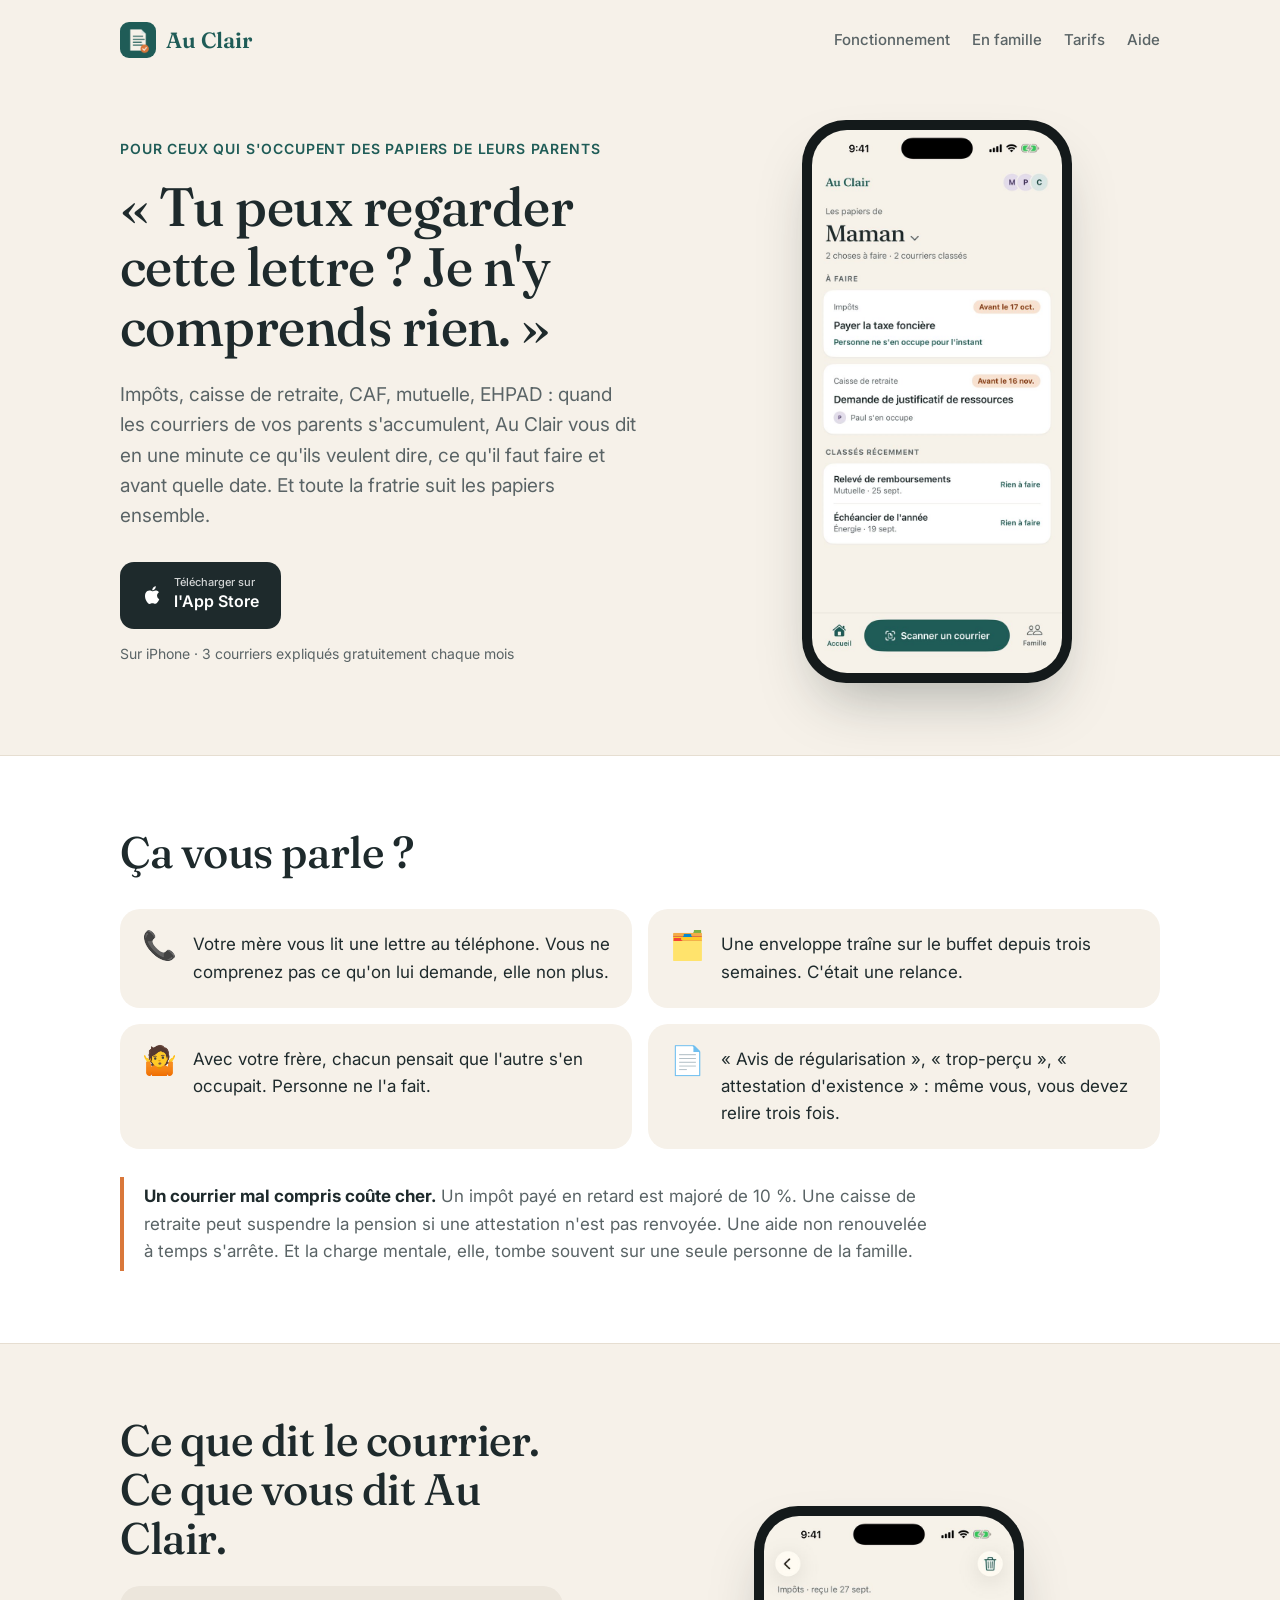
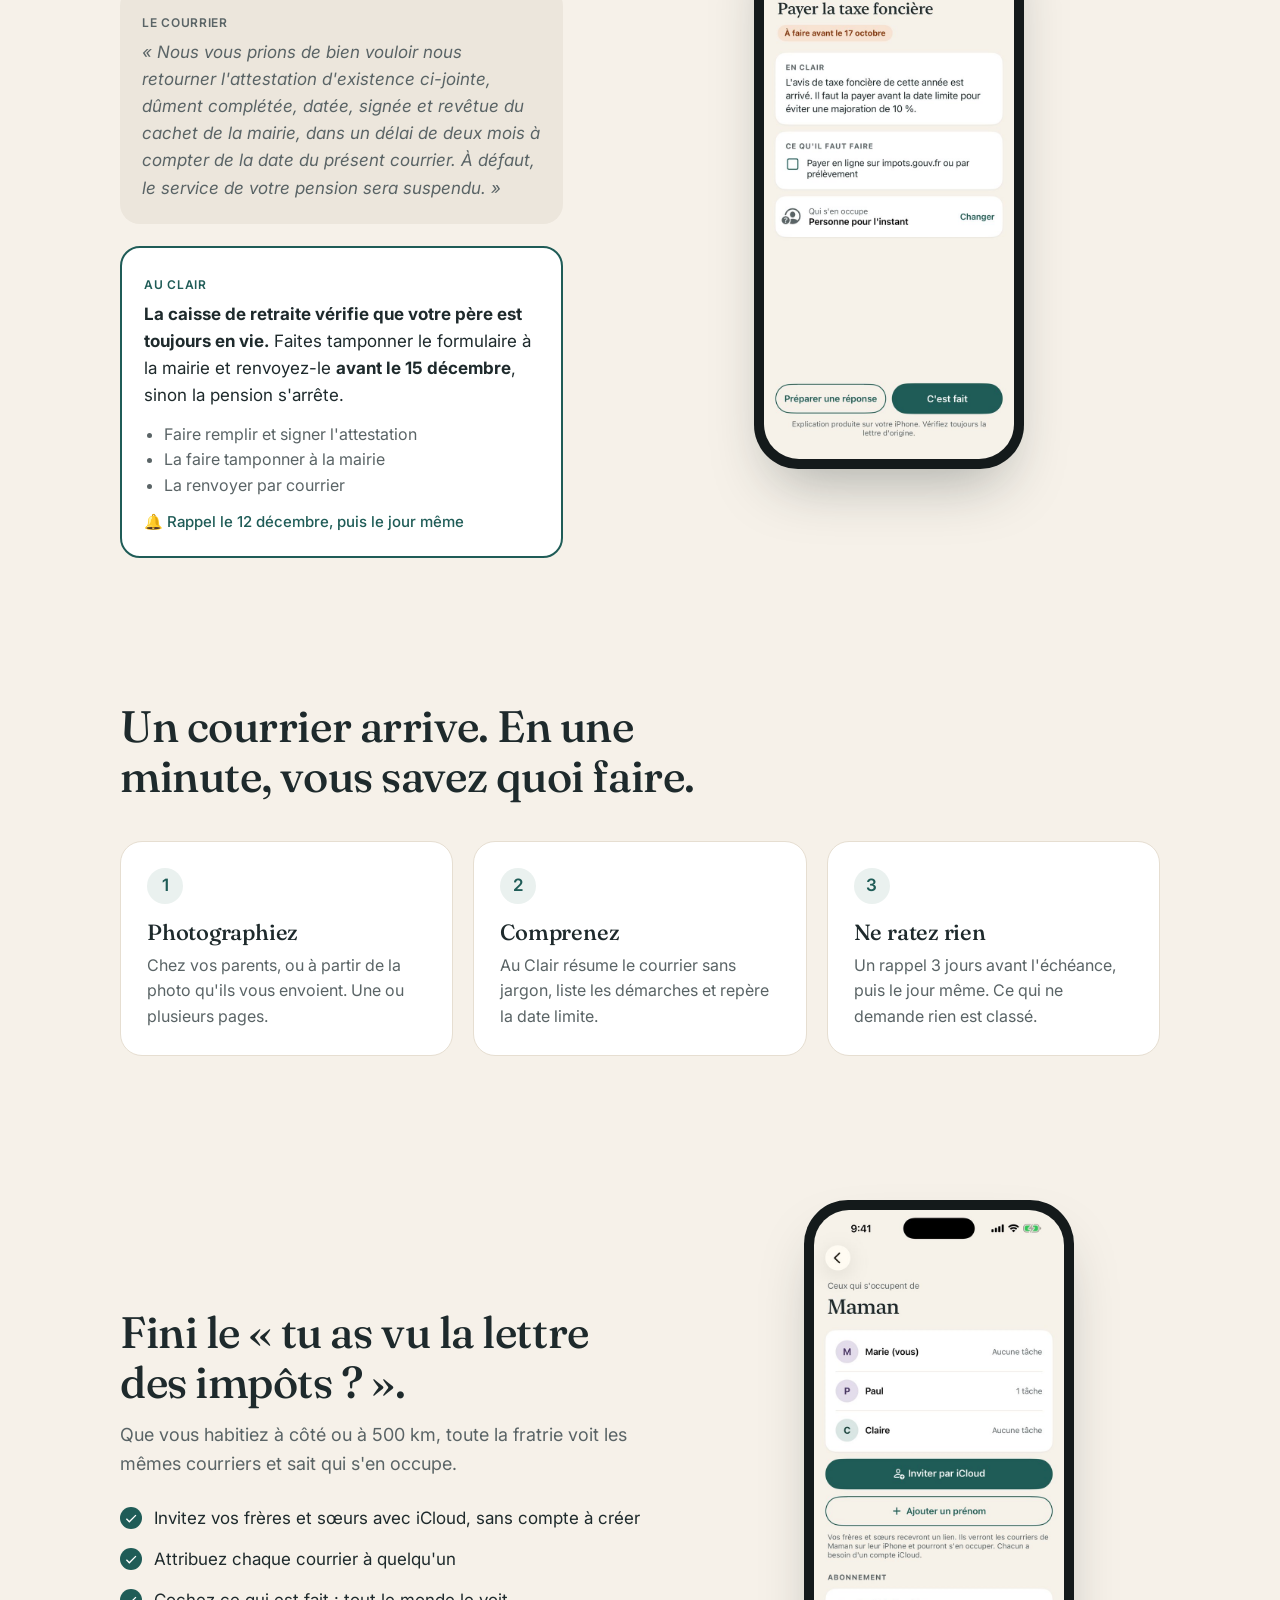
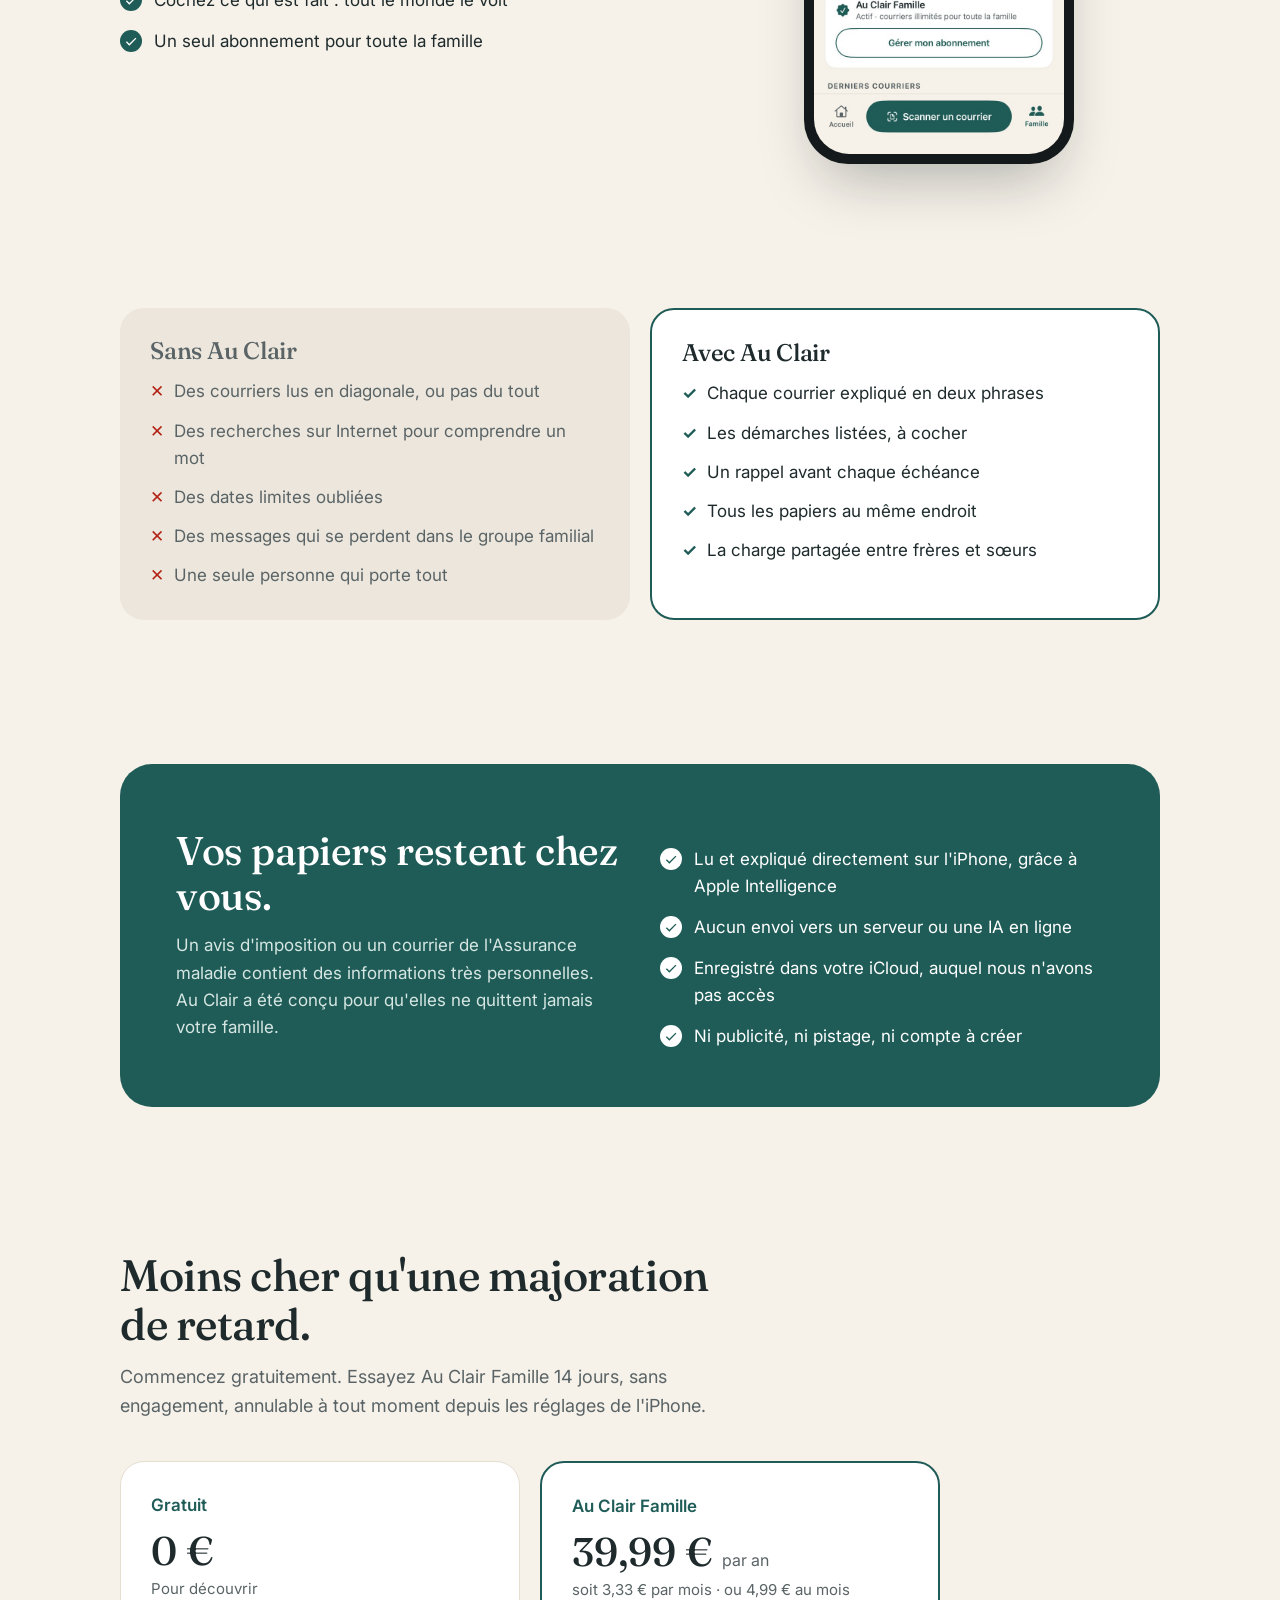
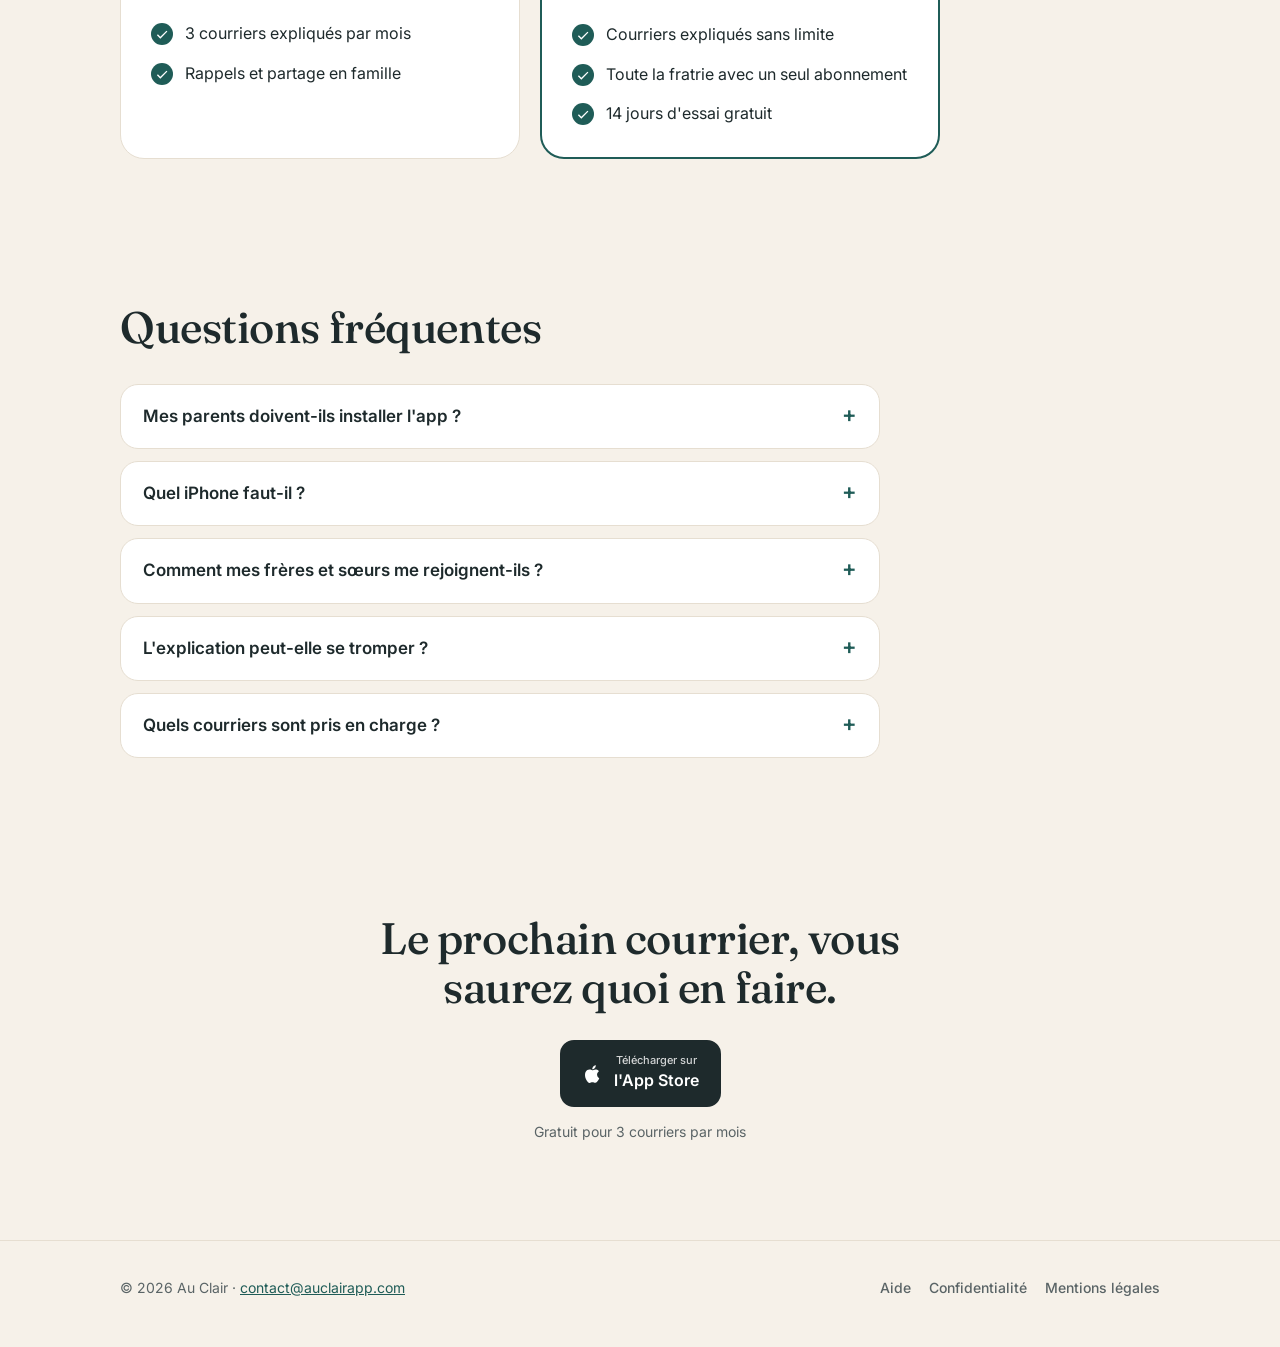
<file: index.html>
<!doctype html>
<html lang="fr">
<head>
<meta charset="utf-8">
<meta name="viewport" content="width=device-width, initial-scale=1">
<title>Au Clair – Les courriers de vos parents, enfin compris</title>
<meta name="description" content="Au Clair explique en français simple les courriers administratifs de vos parents (impôts, retraite, CAF, santé…), repère les dates limites et vous aide à vous organiser en famille. Sur iPhone.">
<meta property="og:title" content="Au Clair – Les papiers de vos parents, enfin clairs">
<meta property="og:description" content="Photographiez un courrier : Au Clair l'explique en français simple, repère la date limite et partage le suivi entre frères et sœurs.">
<meta property="og:image" content="https://auclairapp.com/img/icone.png">
<meta property="og:url" content="https://auclairapp.com/">
<meta name="apple-itunes-app" content="app-id=6817620115">
<link rel="icon" href="favicon.png">
<link rel="apple-touch-icon" href="img/icone.png">
<link rel="preconnect" href="https://fonts.googleapis.com">
<link rel="preconnect" href="https://fonts.gstatic.com" crossorigin>
<link href="https://fonts.googleapis.com/css2?family=Fraunces:opsz,wght@9..144,500;9..144,600&family=Inter:wght@400;500;600&display=swap" rel="stylesheet">
<style>
:root{--fond:#F6F1E9;--encre:#1E2A2C;--second:#5A6466;--accent:#1F5C57;--accent-fonce:#16443F;--orange:#D9773A;--carte:#fff;--bord:#E6DED1;--doux:#EAF1EF}
*{box-sizing:border-box;margin:0}
html{scroll-behavior:smooth}
body{overflow-x:hidden;background:var(--fond);color:var(--encre);font:17px/1.6 Inter,-apple-system,BlinkMacSystemFont,"Segoe UI",system-ui,sans-serif;-webkit-font-smoothing:antialiased}
a{color:var(--accent)}
.page{max-width:1080px;margin:0 auto;padding:0 20px}
h1,h2,h3{font-family:Fraunces,ui-serif,Georgia,serif;font-weight:500;letter-spacing:-.01em;line-height:1.12}
/* En-tête */
header{padding:22px 0}
header .page{display:flex;align-items:center;justify-content:space-between;gap:16px}
.marque{display:flex;align-items:center;gap:10px;text-decoration:none;color:var(--accent);font:600 22px/1 Fraunces,Georgia,serif}
.marque img{width:36px;height:36px;border-radius:9px}
nav{display:flex;gap:22px;font-size:15px;font-weight:500}
nav a{text-decoration:none;color:var(--second)}
nav a:hover{color:var(--accent)}
/* Accroche */
.accroche{display:grid;grid-template-columns:1.1fr .9fr;gap:48px;align-items:center;padding-top:40px;padding-bottom:72px}
.accroche h1{font-size:clamp(40px,6vw,64px)}
.accroche p.intro{font-size:19px;color:var(--second);margin:22px 0 30px;max-width:520px}
.bouton{display:inline-flex;align-items:center;gap:10px;background:var(--encre);color:#fff;text-decoration:none;border-radius:14px;padding:14px 22px;font-weight:600;font-size:16px}
.bouton svg{width:22px;height:22px;fill:#fff}
.bouton small{display:block;font-size:11px;font-weight:500;opacity:.8;line-height:1.2}
.note{margin-top:14px;font-size:14px;color:var(--second)}
.telephone{justify-self:center;width:clamp(200px,calc((100vh - 190px)*.46),270px);max-width:72vw;border-radius:44px;background:#141A1B;padding:10px;box-shadow:0 30px 60px -20px rgba(30,42,44,.35)}
.telephone img{display:block;width:100%;height:auto;border-radius:35px}
/* Sections */
section{padding:72px 0}
.titre-section{font-size:clamp(30px,4.2vw,44px);max-width:640px}
.sous-titre{color:var(--second);font-size:18px;margin-top:14px;max-width:620px}
.etapes{display:grid;grid-template-columns:repeat(3,1fr);gap:20px;margin-top:40px}
.etape{background:var(--carte);border:1px solid var(--bord);border-radius:22px;padding:26px}
.etape .num{width:36px;height:36px;border-radius:50%;background:var(--doux);color:var(--accent);display:grid;place-items:center;font-weight:600;margin-bottom:16px}
.etape h3{font-size:22px;margin-bottom:8px}
.etape p{color:var(--second);font-size:16px}
.bloc{display:grid;grid-template-columns:.9fr 1.1fr;gap:56px;align-items:center}
.bloc.inverse{grid-template-columns:1.1fr .9fr}
.bloc.inverse .telephone{order:2}
.liste{list-style:none;padding:0;margin-top:26px;display:grid;gap:14px}
.liste li{display:flex;gap:12px;font-size:17px}
.liste li::before{content:"";flex:0 0 22px;height:22px;margin-top:2px;border-radius:50%;background:var(--accent) url("data:image/svg+xml,%3Csvg xmlns='http://www.w3.org/2000/svg' viewBox='0 0 24 24'%3E%3Cpath d='M9.5 16.2 5.8 12.5l-1.4 1.4 5.1 5.1 10.6-10.6-1.4-1.4z' fill='white'/%3E%3C/svg%3E") center/16px no-repeat}
.bande{background:var(--accent);color:#fff;border-radius:32px;padding:56px;display:grid;grid-template-columns:1fr 1fr;gap:40px;align-items:center}
.bande h2{font-size:clamp(28px,3.6vw,40px)}
.bande p{color:#D6E6E2;margin-top:14px}
.bande .liste li{color:#fff}
.bande .liste li::before{background-color:#fff;background-image:url("data:image/svg+xml,%3Csvg xmlns='http://www.w3.org/2000/svg' viewBox='0 0 24 24'%3E%3Cpath d='M9.5 16.2 5.8 12.5l-1.4 1.4 5.1 5.1 10.6-10.6-1.4-1.4z' fill='%231F5C57'/%3E%3C/svg%3E")}
.tarifs{display:grid;grid-template-columns:1fr 1fr;gap:20px;margin-top:40px;max-width:820px}
.tarif{background:var(--carte);border:1px solid var(--bord);border-radius:24px;padding:30px}
.tarif.phare{border:2px solid var(--accent)}
.tarif .nom{font-weight:600;color:var(--accent)}
.tarif .prix{font:500 40px/1.1 Fraunces,Georgia,serif;margin:10px 0 4px}
.tarif .prix span{font:400 16px Inter,sans-serif;color:var(--second)}
.tarif .detail{color:var(--second);font-size:15px}
.tarif .liste{margin-top:20px}
.tarif .liste li{font-size:16px}
.faq{margin-top:32px;max-width:760px}
details{background:var(--carte);border:1px solid var(--bord);border-radius:18px;padding:18px 22px;margin-bottom:12px}
summary{cursor:pointer;font-weight:600;list-style:none;display:flex;justify-content:space-between;gap:12px}
summary::-webkit-details-marker{display:none}
summary::after{content:"+";color:var(--accent);font-size:22px;line-height:1}
details[open] summary::after{content:"–"}
details p{color:var(--second);margin-top:10px;font-size:16px}
footer{border-top:1px solid var(--bord);padding:36px 0 48px;color:var(--second);font-size:14px}
footer .page{display:flex;flex-wrap:wrap;justify-content:space-between;gap:16px}
footer nav{gap:18px;font-size:14px}
@media (max-width:900px){
  nav.principale{display:none}
  .accroche,.bloc,.bloc.inverse,.bande,.tarifs{grid-template-columns:1fr}
  .bloc.inverse .telephone{order:0}
  .etapes{grid-template-columns:1fr}
  .accroche{padding-top:16px;gap:40px}
  .telephone{width:min(250px,68vw)}
  nav.principale{display:none}
  section{padding:52px 0}
  .bande{padding:34px 24px;border-radius:24px}
}

.surtitre{font-size:14px;font-weight:600;letter-spacing:.06em;text-transform:uppercase;color:var(--accent);margin-bottom:16px}
.accroche h1{font-size:clamp(34px,5vw,54px)}
.probleme{background:var(--carte);border-top:1px solid var(--bord);border-bottom:1px solid var(--bord)}
.situations{display:grid;grid-template-columns:repeat(2,1fr);gap:16px;margin-top:32px}
.situation{display:flex;gap:16px;align-items:flex-start;background:var(--fond);border-radius:20px;padding:22px}
.situation .emoji{font-size:28px;line-height:1}
.situation p{font-size:17px}
.enjeux{margin-top:28px;border-left:4px solid var(--orange);padding:6px 0 6px 20px;max-width:820px;color:var(--second)}
.enjeux strong{color:var(--encre)}
.avant,.apres{border-radius:20px;padding:22px;margin-top:22px}
.avant{background:#ECE6DC;color:var(--second);font-style:italic}
.apres{background:var(--carte);border:2px solid var(--accent)}
.etiquette{display:inline-block;font:600 12px/1 Inter,sans-serif;letter-spacing:.06em;text-transform:uppercase;color:var(--accent);margin-bottom:10px;font-style:normal}
.avant .etiquette{color:var(--second)}
.mini{margin:12px 0 0;padding-left:20px;color:var(--second);font-size:16px}
.rappel{margin-top:12px;font-size:15px;color:var(--accent);font-weight:500}
.comparaison{display:grid;grid-template-columns:1fr 1fr;gap:20px}
.colonne{border-radius:24px;padding:30px}
.colonne h3{font-size:24px;margin-bottom:14px}
.colonne ul{list-style:none;padding:0;display:grid;gap:12px}
.colonne li{display:flex;gap:10px}
.sans{background:#ECE6DC;color:var(--second)}
.sans li::before{content:"✕";color:#B42318;font-weight:700}
.avec{background:var(--carte);border:2px solid var(--accent)}
.avec li::before{content:"✓";color:var(--accent);font-weight:700}
.final{text-align:center;padding-bottom:96px}
.final .titre-section{margin:0 auto 28px}
@media (max-width:900px){.situations,.comparaison{grid-template-columns:1fr}}
</style>
</head>
<body>

<header>
  <div class="page">
    <a class="marque" href="./"><img src="img/icone.png" alt="">Au Clair</a>
    <nav class="principale">
      <a href="#fonctionnement">Fonctionnement</a>
      <a href="#famille">En famille</a>
      <a href="#tarifs">Tarifs</a>
      <a href="support/">Aide</a>
    </nav>
  </div>
</header>

<main>
  <div class="page accroche">
    <div>
      <p class="surtitre">Pour ceux qui s'occupent des papiers de leurs parents</p>
      <h1>« Tu peux regarder cette lettre ? Je n'y comprends rien. »</h1>
      <p class="intro">Impôts, caisse de retraite, CAF, mutuelle, EHPAD : quand les courriers de vos parents s'accumulent, Au Clair vous dit en une minute ce qu'ils veulent dire, ce qu'il faut faire et avant quelle date. Et toute la fratrie suit les papiers ensemble.</p>
      <a class="bouton" href="https://apps.apple.com/fr/app/id6817620115">
        <svg viewBox="0 0 24 24" aria-hidden="true"><path d="M16.4 12.6c0-2.4 2-3.6 2.1-3.7-1.1-1.7-2.9-1.9-3.5-1.9-1.5-.2-2.9.9-3.7.9-.8 0-1.9-.9-3.2-.8-1.6 0-3.1 1-4 2.4-1.7 3-.4 7.4 1.2 9.8.8 1.2 1.8 2.5 3 2.4 1.2 0 1.7-.8 3.1-.8s1.9.8 3.2.7c1.3 0 2.1-1.2 2.9-2.4.9-1.3 1.3-2.6 1.3-2.7-.1 0-2.4-.9-2.4-3.9zM14 5.5c.7-.8 1.1-1.9 1-3-1 0-2.1.7-2.8 1.5-.6.7-1.2 1.8-1 2.9 1 .1 2.1-.6 2.8-1.4z"/></svg>
        <span><small>Télécharger sur</small>l'App Store</span>
      </a>
      <p class="note">Sur iPhone · 3 courriers expliqués gratuitement chaque mois</p>
    </div>
    <div class="telephone"><img src="img/accueil.jpg" alt="Écran d'accueil d'Au Clair : les courriers à traiter, classés par date limite" width="660" height="1434"></div>
  </div>

  <section class="probleme">
    <div class="page">
      <h2 class="titre-section">Ça vous parle ?</h2>
      <div class="situations">
        <div class="situation"><span class="emoji" aria-hidden="true">📞</span><p>Votre mère vous lit une lettre au téléphone. Vous ne comprenez pas ce qu'on lui demande, elle non plus.</p></div>
        <div class="situation"><span class="emoji" aria-hidden="true">🗂️</span><p>Une enveloppe traîne sur le buffet depuis trois semaines. C'était une relance.</p></div>
        <div class="situation"><span class="emoji" aria-hidden="true">🤷</span><p>Avec votre frère, chacun pensait que l'autre s'en occupait. Personne ne l'a fait.</p></div>
        <div class="situation"><span class="emoji" aria-hidden="true">📄</span><p>« Avis de régularisation », « trop-perçu », « attestation d'existence » : même vous, vous devez relire trois fois.</p></div>
      </div>
      <div class="enjeux">
        <p><strong>Un courrier mal compris coûte cher.</strong> Un impôt payé en retard est majoré de 10 %. Une caisse de retraite peut suspendre la pension si une attestation n'est pas renvoyée. Une aide non renouvelée à temps s'arrête. Et la charge mentale, elle, tombe souvent sur une seule personne de la famille.</p>
      </div>
    </div>
  </section>

  <section class="exemple">
    <div class="page bloc">
      <div>
        <h2 class="titre-section">Ce que dit le courrier. Ce que vous dit Au Clair.</h2>
        <div class="avant">
          <span class="etiquette">Le courrier</span>
          <p>« Nous vous prions de bien vouloir nous retourner l'attestation d'existence ci-jointe, dûment complétée, datée, signée et revêtue du cachet de la mairie, dans un délai de deux mois à compter de la date du présent courrier. À défaut, le service de votre pension sera suspendu. »</p>
        </div>
        <div class="apres">
          <span class="etiquette">Au Clair</span>
          <p><strong>La caisse de retraite vérifie que votre père est toujours en vie.</strong> Faites tamponner le formulaire à la mairie et renvoyez-le <strong>avant le 15 décembre</strong>, sinon la pension s'arrête.</p>
          <ul class="mini">
            <li>Faire remplir et signer l'attestation</li>
            <li>La faire tamponner à la mairie</li>
            <li>La renvoyer par courrier</li>
          </ul>
          <p class="rappel">🔔 Rappel le 12 décembre, puis le jour même</p>
        </div>
      </div>
      <div class="telephone"><img src="img/courrier.jpg" alt="Un courrier expliqué dans Au Clair : résumé, démarches à cocher, date limite" width="660" height="1434"></div>
    </div>
  </section>

  <section id="fonctionnement">
    <div class="page">
      <h2 class="titre-section">Un courrier arrive. En une minute, vous savez quoi faire.</h2>
      <div class="etapes">
        <div class="etape"><div class="num">1</div><h3>Photographiez</h3><p>Chez vos parents, ou à partir de la photo qu'ils vous envoient. Une ou plusieurs pages.</p></div>
        <div class="etape"><div class="num">2</div><h3>Comprenez</h3><p>Au Clair résume le courrier sans jargon, liste les démarches et repère la date limite.</p></div>
        <div class="etape"><div class="num">3</div><h3>Ne ratez rien</h3><p>Un rappel 3 jours avant l'échéance, puis le jour même. Ce qui ne demande rien est classé.</p></div>
      </div>
    </div>
  </section>

  <section id="famille">
    <div class="page bloc inverse">
      <div class="telephone"><img src="img/famille.jpg" alt="L'écran Famille : qui s'occupe des papiers de Maman" width="660" height="1434"></div>
      <div>
        <h2 class="titre-section">Fini le « tu as vu la lettre des impôts ? ».</h2>
        <p class="sous-titre">Que vous habitiez à côté ou à 500 km, toute la fratrie voit les mêmes courriers et sait qui s'en occupe.</p>
        <ul class="liste">
          <li>Invitez vos frères et sœurs avec iCloud, sans compte à créer</li>
          <li>Attribuez chaque courrier à quelqu'un</li>
          <li>Cochez ce qui est fait : tout le monde le voit</li>
          <li>Un seul abonnement pour toute la famille</li>
        </ul>
      </div>
    </div>
  </section>

  <section>
    <div class="page">
      <div class="comparaison">
        <div class="colonne sans">
          <h3>Sans Au Clair</h3>
          <ul>
            <li>Des courriers lus en diagonale, ou pas du tout</li>
            <li>Des recherches sur Internet pour comprendre un mot</li>
            <li>Des dates limites oubliées</li>
            <li>Des messages qui se perdent dans le groupe familial</li>
            <li>Une seule personne qui porte tout</li>
          </ul>
        </div>
        <div class="colonne avec">
          <h3>Avec Au Clair</h3>
          <ul>
            <li>Chaque courrier expliqué en deux phrases</li>
            <li>Les démarches listées, à cocher</li>
            <li>Un rappel avant chaque échéance</li>
            <li>Tous les papiers au même endroit</li>
            <li>La charge partagée entre frères et sœurs</li>
          </ul>
        </div>
      </div>
    </div>
  </section>

  <section>
    <div class="page">
      <div class="bande">
        <div>
          <h2>Vos papiers restent chez vous.</h2>
          <p>Un avis d'imposition ou un courrier de l'Assurance maladie contient des informations très personnelles. Au Clair a été conçu pour qu'elles ne quittent jamais votre famille.</p>
        </div>
        <ul class="liste">
          <li>Lu et expliqué directement sur l'iPhone, grâce à Apple Intelligence</li>
          <li>Aucun envoi vers un serveur ou une IA en ligne</li>
          <li>Enregistré dans votre iCloud, auquel nous n'avons pas accès</li>
          <li>Ni publicité, ni pistage, ni compte à créer</li>
        </ul>
      </div>
    </div>
  </section>

  <section id="tarifs">
    <div class="page">
      <h2 class="titre-section">Moins cher qu'une majoration de retard.</h2>
      <p class="sous-titre">Commencez gratuitement. Essayez Au Clair Famille 14 jours, sans engagement, annulable à tout moment depuis les réglages de l'iPhone.</p>
      <div class="tarifs">
        <div class="tarif">
          <div class="nom">Gratuit</div>
          <div class="prix">0 €</div>
          <div class="detail">Pour découvrir</div>
          <ul class="liste"><li>3 courriers expliqués par mois</li><li>Rappels et partage en famille</li></ul>
        </div>
        <div class="tarif phare">
          <div class="nom">Au Clair Famille</div>
          <div class="prix">39,99 € <span>par an</span></div>
          <div class="detail">soit 3,33 € par mois · ou 4,99 € au mois</div>
          <ul class="liste"><li>Courriers expliqués sans limite</li><li>Toute la fratrie avec un seul abonnement</li><li>14 jours d'essai gratuit</li></ul>
        </div>
      </div>
    </div>
  </section>

  <section>
    <div class="page">
      <h2 class="titre-section">Questions fréquentes</h2>
      <div class="faq">
        <details><summary>Mes parents doivent-ils installer l'app ?</summary><p>Non. Au Clair est pensé pour les enfants qui s'occupent des papiers. Vous scannez les courriers quand vous passez chez eux, ou vous photographiez ceux qu'ils vous envoient.</p></details>
        <details><summary>Quel iPhone faut-il ?</summary><p>Un iPhone compatible avec Apple Intelligence (iPhone 15 Pro ou plus récent), avec Apple Intelligence activé dans les Réglages. C'est ce qui permet d'expliquer les courriers sans les envoyer sur Internet.</p></details>
        <details><summary>Comment mes frères et sœurs me rejoignent-ils ?</summary><p>Dans l'onglet Famille, touchez « Inviter par iCloud » et envoyez le lien. Ils installent Au Clair, touchent le lien, et voient les mêmes courriers.</p></details>
        <details><summary>L'explication peut-elle se tromper ?</summary><p>Au Clair aide à comprendre, mais ne remplace pas le courrier original ni un conseil juridique ou financier. La lettre scannée reste toujours accessible pour vérifier.</p></details>
        <details><summary>Quels courriers sont pris en charge ?</summary><p>Les courriers administratifs en français : impôts, caisses de retraite, CAF, Assurance maladie, mutuelles, énergie, banques, logement, mairie… en France, en Belgique et en Suisse.</p></details>
      </div>
    </div>
  </section>

  <section class="final">
    <div class="page">
      <h2 class="titre-section">Le prochain courrier, vous saurez quoi en faire.</h2>
      <a class="bouton" href="https://apps.apple.com/fr/app/id6817620115">
        <svg viewBox="0 0 24 24" aria-hidden="true"><path d="M16.4 12.6c0-2.4 2-3.6 2.1-3.7-1.1-1.7-2.9-1.9-3.5-1.9-1.5-.2-2.9.9-3.7.9-.8 0-1.9-.9-3.2-.8-1.6 0-3.1 1-4 2.4-1.7 3-.4 7.4 1.2 9.8.8 1.2 1.8 2.5 3 2.4 1.2 0 1.7-.8 3.1-.8s1.9.8 3.2.7c1.3 0 2.1-1.2 2.9-2.4.9-1.3 1.3-2.6 1.3-2.7-.1 0-2.4-.9-2.4-3.9zM14 5.5c.7-.8 1.1-1.9 1-3-1 0-2.1.7-2.8 1.5-.6.7-1.2 1.8-1 2.9 1 .1 2.1-.6 2.8-1.4z"/></svg>
        <span><small>Télécharger sur</small>l'App Store</span>
      </a>
      <p class="note">Gratuit pour 3 courriers par mois</p>
    </div>
  </section>
</main>


<footer>
  <div class="page">
    <span>© 2026 Au Clair · <a href="mailto:contact@auclairapp.com">contact@auclairapp.com</a></span>
    <nav>
      <a href="support/">Aide</a>
      <a href="confidentialite/">Confidentialité</a>
      <a href="mentions-legales/">Mentions légales</a>
    </nav>
  </div>
</footer>

</body>
</html>
</file>
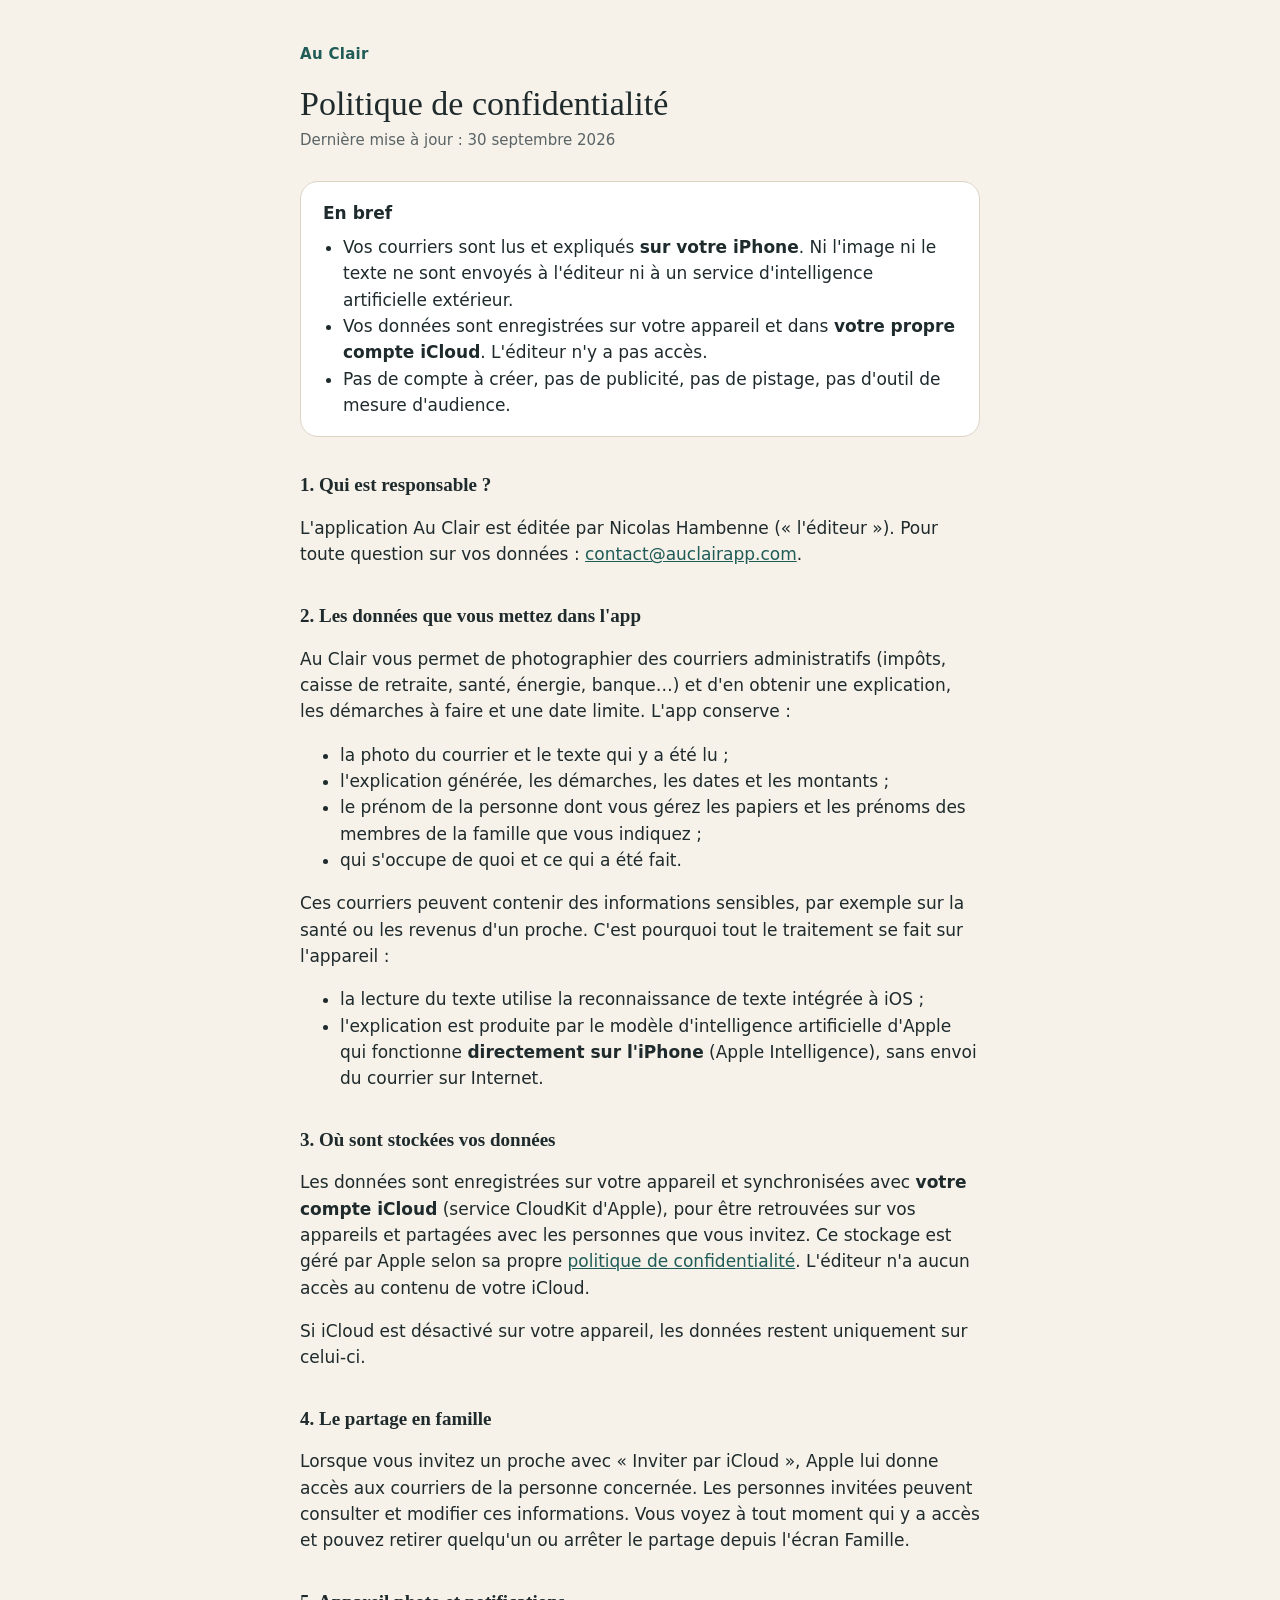
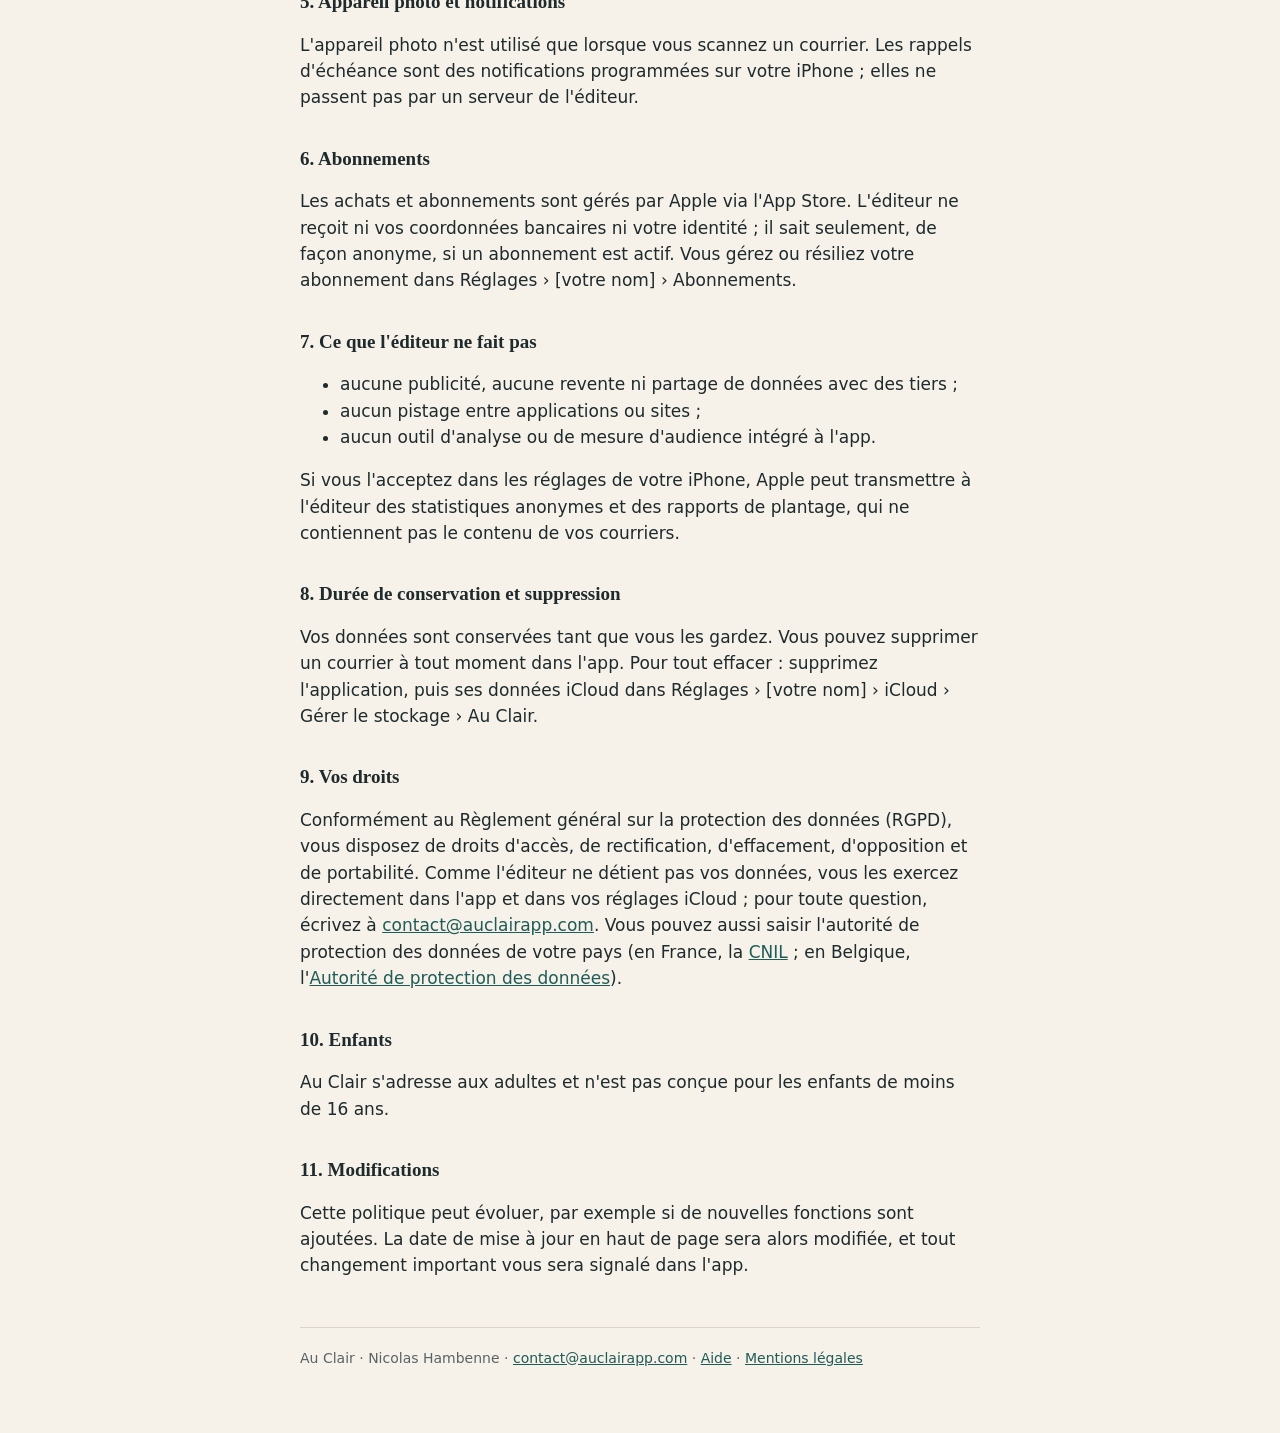
<file: confidentialite/index.html>
<!doctype html>
<html lang="fr"><head><meta charset="utf-8"><meta name="viewport" content="width=device-width, initial-scale=1">
<title>Au Clair – Politique de confidentialité</title>
<link rel="icon" href="../favicon.png">
<link rel="stylesheet" href="../style.css"></head>
<body><main>
<a class="marque" href="../">Au Clair</a>
<h1>Politique de confidentialité</h1>
<p class="maj">Dernière mise à jour : 30 septembre 2026</p>

<div class="resume"><strong>En bref</strong>
<ul>
<li>Vos courriers sont lus et expliqués <strong>sur votre iPhone</strong>. Ni l'image ni le texte ne sont envoyés à l'éditeur ni à un service d'intelligence artificielle extérieur.</li>
<li>Vos données sont enregistrées sur votre appareil et dans <strong>votre propre compte iCloud</strong>. L'éditeur n'y a pas accès.</li>
<li>Pas de compte à créer, pas de publicité, pas de pistage, pas d'outil de mesure d'audience.</li>
</ul></div>

<h2>1. Qui est responsable ?</h2>
<p>L'application Au Clair est éditée par Nicolas Hambenne (« l'éditeur »). Pour toute question sur vos données : <a href="mailto:contact@auclairapp.com">contact@auclairapp.com</a>.</p>

<h2>2. Les données que vous mettez dans l'app</h2>
<p>Au Clair vous permet de photographier des courriers administratifs (impôts, caisse de retraite, santé, énergie, banque…) et d'en obtenir une explication, les démarches à faire et une date limite. L'app conserve :</p>
<ul>
<li>la photo du courrier et le texte qui y a été lu ;</li>
<li>l'explication générée, les démarches, les dates et les montants ;</li>
<li>le prénom de la personne dont vous gérez les papiers et les prénoms des membres de la famille que vous indiquez ;</li>
<li>qui s'occupe de quoi et ce qui a été fait.</li>
</ul>
<p>Ces courriers peuvent contenir des informations sensibles, par exemple sur la santé ou les revenus d'un proche. C'est pourquoi tout le traitement se fait sur l'appareil :</p>
<ul>
<li>la lecture du texte utilise la reconnaissance de texte intégrée à iOS ;</li>
<li>l'explication est produite par le modèle d'intelligence artificielle d'Apple qui fonctionne <strong>directement sur l'iPhone</strong> (Apple Intelligence), sans envoi du courrier sur Internet.</li>
</ul>

<h2>3. Où sont stockées vos données</h2>
<p>Les données sont enregistrées sur votre appareil et synchronisées avec <strong>votre compte iCloud</strong> (service CloudKit d'Apple), pour être retrouvées sur vos appareils et partagées avec les personnes que vous invitez. Ce stockage est géré par Apple selon sa propre <a href="https://www.apple.com/fr/legal/privacy/">politique de confidentialité</a>. L'éditeur n'a aucun accès au contenu de votre iCloud.</p>
<p>Si iCloud est désactivé sur votre appareil, les données restent uniquement sur celui-ci.</p>

<h2>4. Le partage en famille</h2>
<p>Lorsque vous invitez un proche avec « Inviter par iCloud », Apple lui donne accès aux courriers de la personne concernée. Les personnes invitées peuvent consulter et modifier ces informations. Vous voyez à tout moment qui y a accès et pouvez retirer quelqu'un ou arrêter le partage depuis l'écran Famille.</p>

<h2>5. Appareil photo et notifications</h2>
<p>L'appareil photo n'est utilisé que lorsque vous scannez un courrier. Les rappels d'échéance sont des notifications programmées sur votre iPhone ; elles ne passent pas par un serveur de l'éditeur.</p>

<h2>6. Abonnements</h2>
<p>Les achats et abonnements sont gérés par Apple via l'App Store. L'éditeur ne reçoit ni vos coordonnées bancaires ni votre identité ; il sait seulement, de façon anonyme, si un abonnement est actif. Vous gérez ou résiliez votre abonnement dans Réglages › [votre nom] › Abonnements.</p>

<h2>7. Ce que l'éditeur ne fait pas</h2>
<ul>
<li>aucune publicité, aucune revente ni partage de données avec des tiers ;</li>
<li>aucun pistage entre applications ou sites ;</li>
<li>aucun outil d'analyse ou de mesure d'audience intégré à l'app.</li>
</ul>
<p>Si vous l'acceptez dans les réglages de votre iPhone, Apple peut transmettre à l'éditeur des statistiques anonymes et des rapports de plantage, qui ne contiennent pas le contenu de vos courriers.</p>

<h2>8. Durée de conservation et suppression</h2>
<p>Vos données sont conservées tant que vous les gardez. Vous pouvez supprimer un courrier à tout moment dans l'app. Pour tout effacer : supprimez l'application, puis ses données iCloud dans Réglages › [votre nom] › iCloud › Gérer le stockage › Au Clair.</p>

<h2>9. Vos droits</h2>
<p>Conformément au Règlement général sur la protection des données (RGPD), vous disposez de droits d'accès, de rectification, d'effacement, d'opposition et de portabilité. Comme l'éditeur ne détient pas vos données, vous les exercez directement dans l'app et dans vos réglages iCloud ; pour toute question, écrivez à <a href="mailto:contact@auclairapp.com">contact@auclairapp.com</a>. Vous pouvez aussi saisir l'autorité de protection des données de votre pays (en France, la <a href="https://www.cnil.fr">CNIL</a> ; en Belgique, l'<a href="https://www.autoriteprotectiondonnees.be">Autorité de protection des données</a>).</p>

<h2>10. Enfants</h2>
<p>Au Clair s'adresse aux adultes et n'est pas conçue pour les enfants de moins de 16 ans.</p>

<h2>11. Modifications</h2>
<p>Cette politique peut évoluer, par exemple si de nouvelles fonctions sont ajoutées. La date de mise à jour en haut de page sera alors modifiée, et tout changement important vous sera signalé dans l'app.</p>

<footer>Au Clair · Nicolas Hambenne · <a href="mailto:contact@auclairapp.com">contact@auclairapp.com</a> · <a href="../support/">Aide</a> · <a href="../mentions-legales/">Mentions légales</a></footer>
</main></body></html>
</file>
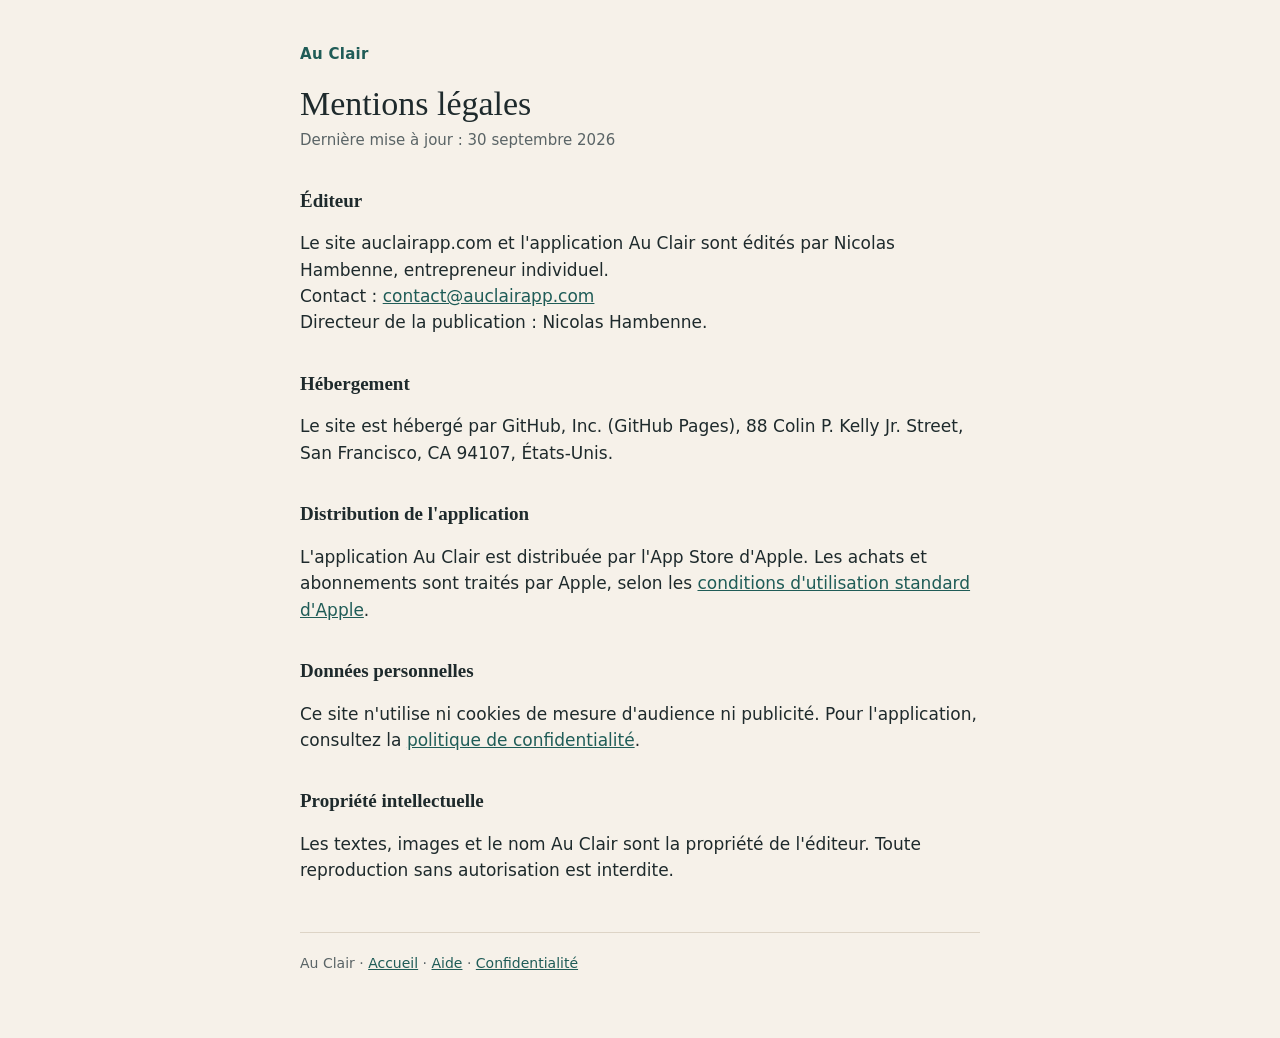
<file: mentions-legales/index.html>
<!doctype html>
<html lang="fr"><head><meta charset="utf-8"><meta name="viewport" content="width=device-width, initial-scale=1">
<title>Au Clair – Mentions légales</title>
<link rel="icon" href="../favicon.png">
<link rel="stylesheet" href="../style.css"></head>
<body><main>
<a class="marque" href="../">Au Clair</a>
<h1>Mentions légales</h1>
<p class="maj">Dernière mise à jour : 30 septembre 2026</p>

<h2>Éditeur</h2>
<p>Le site auclairapp.com et l'application Au Clair sont édités par Nicolas Hambenne, entrepreneur individuel.<br>
Contact : <a href="mailto:contact@auclairapp.com">contact@auclairapp.com</a><br>
Directeur de la publication : Nicolas Hambenne.</p>

<h2>Hébergement</h2>
<p>Le site est hébergé par GitHub, Inc. (GitHub Pages), 88 Colin P. Kelly Jr. Street, San Francisco, CA 94107, États-Unis.</p>

<h2>Distribution de l'application</h2>
<p>L'application Au Clair est distribuée par l'App Store d'Apple. Les achats et abonnements sont traités par Apple, selon les <a href="https://www.apple.com/legal/internet-services/itunes/dev/stdeula/">conditions d'utilisation standard d'Apple</a>.</p>

<h2>Données personnelles</h2>
<p>Ce site n'utilise ni cookies de mesure d'audience ni publicité. Pour l'application, consultez la <a href="../confidentialite/">politique de confidentialité</a>.</p>

<h2>Propriété intellectuelle</h2>
<p>Les textes, images et le nom Au Clair sont la propriété de l'éditeur. Toute reproduction sans autorisation est interdite.</p>

<footer>Au Clair · <a href="../">Accueil</a> · <a href="../support/">Aide</a> · <a href="../confidentialite/">Confidentialité</a></footer>
</main></body></html>
</file>
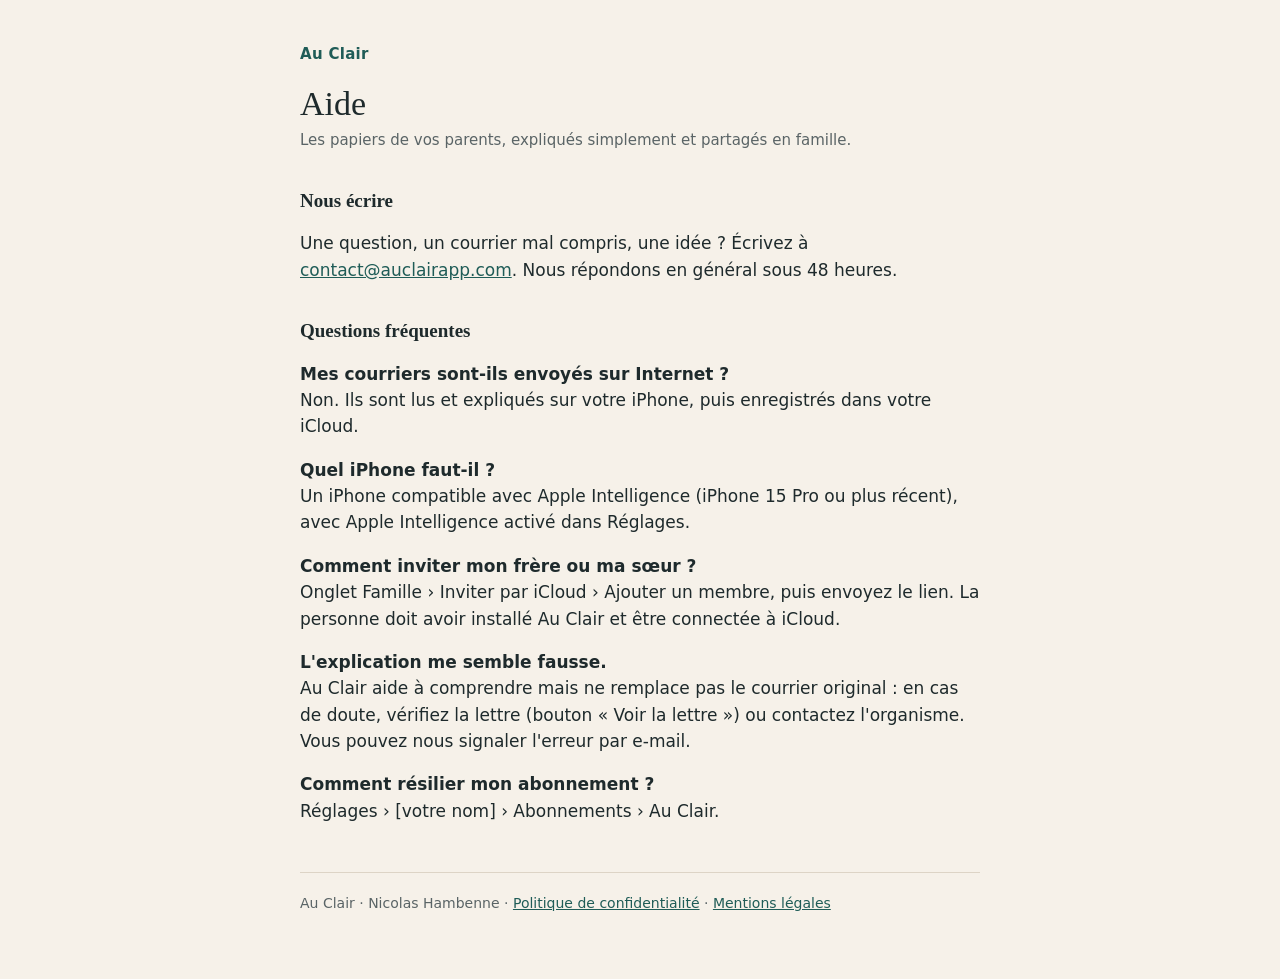
<file: support/index.html>
<!doctype html>
<html lang="fr"><head><meta charset="utf-8"><meta name="viewport" content="width=device-width, initial-scale=1">
<title>Au Clair – Aide</title>
<link rel="icon" href="../favicon.png">
<link rel="stylesheet" href="../style.css"></head>
<body><main>
<a class="marque" href="../">Au Clair</a>
<h1>Aide</h1>
<p class="maj">Les papiers de vos parents, expliqués simplement et partagés en famille.</p>

<h2>Nous écrire</h2>
<p>Une question, un courrier mal compris, une idée ? Écrivez à <a href="mailto:contact@auclairapp.com">contact@auclairapp.com</a>. Nous répondons en général sous 48 heures.</p>

<h2>Questions fréquentes</h2>
<p><strong>Mes courriers sont-ils envoyés sur Internet ?</strong><br>Non. Ils sont lus et expliqués sur votre iPhone, puis enregistrés dans votre iCloud.</p>
<p><strong>Quel iPhone faut-il ?</strong><br>Un iPhone compatible avec Apple Intelligence (iPhone 15 Pro ou plus récent), avec Apple Intelligence activé dans Réglages.</p>
<p><strong>Comment inviter mon frère ou ma sœur ?</strong><br>Onglet Famille › Inviter par iCloud › Ajouter un membre, puis envoyez le lien. La personne doit avoir installé Au Clair et être connectée à iCloud.</p>
<p><strong>L'explication me semble fausse.</strong><br>Au Clair aide à comprendre mais ne remplace pas le courrier original : en cas de doute, vérifiez la lettre (bouton « Voir la lettre ») ou contactez l'organisme. Vous pouvez nous signaler l'erreur par e-mail.</p>
<p><strong>Comment résilier mon abonnement ?</strong><br>Réglages › [votre nom] › Abonnements › Au Clair.</p>

<footer>Au Clair · Nicolas Hambenne · <a href="../confidentialite/">Politique de confidentialité</a> · <a href="../mentions-legales/">Mentions légales</a></footer>
</main></body></html>
</file>
<file: style.css>
:root{--fond:#F6F1E9;--encre:#1E2A2C;--second:#5A6466;--accent:#1F5C57;--carte:#fff;--bord:#DDD4C6}
*{box-sizing:border-box}
body{margin:0;background:var(--fond);color:var(--encre);font:17px/1.55 -apple-system,BlinkMacSystemFont,"Segoe UI",system-ui,sans-serif}
main{max-width:720px;margin:0 auto;padding:40px 20px 64px}
.marque{font:600 15px/1 -apple-system,system-ui,sans-serif;color:var(--accent);letter-spacing:.02em;text-decoration:none}
h1{font:500 34px/1.15 ui-serif,Georgia,"Times New Roman",serif;margin:18px 0 6px}
h2{font:600 19px/1.3 ui-serif,Georgia,serif;margin:36px 0 8px}
.maj{color:var(--second);font-size:15px;margin:0 0 28px}
.resume{background:var(--carte);border:1px solid var(--bord);border-radius:18px;padding:18px 22px}
.resume ul{margin:8px 0 0;padding-left:20px}
a{color:var(--accent)}
footer{margin-top:48px;padding-top:20px;border-top:1px solid var(--bord);color:var(--second);font-size:14px}
</file>
